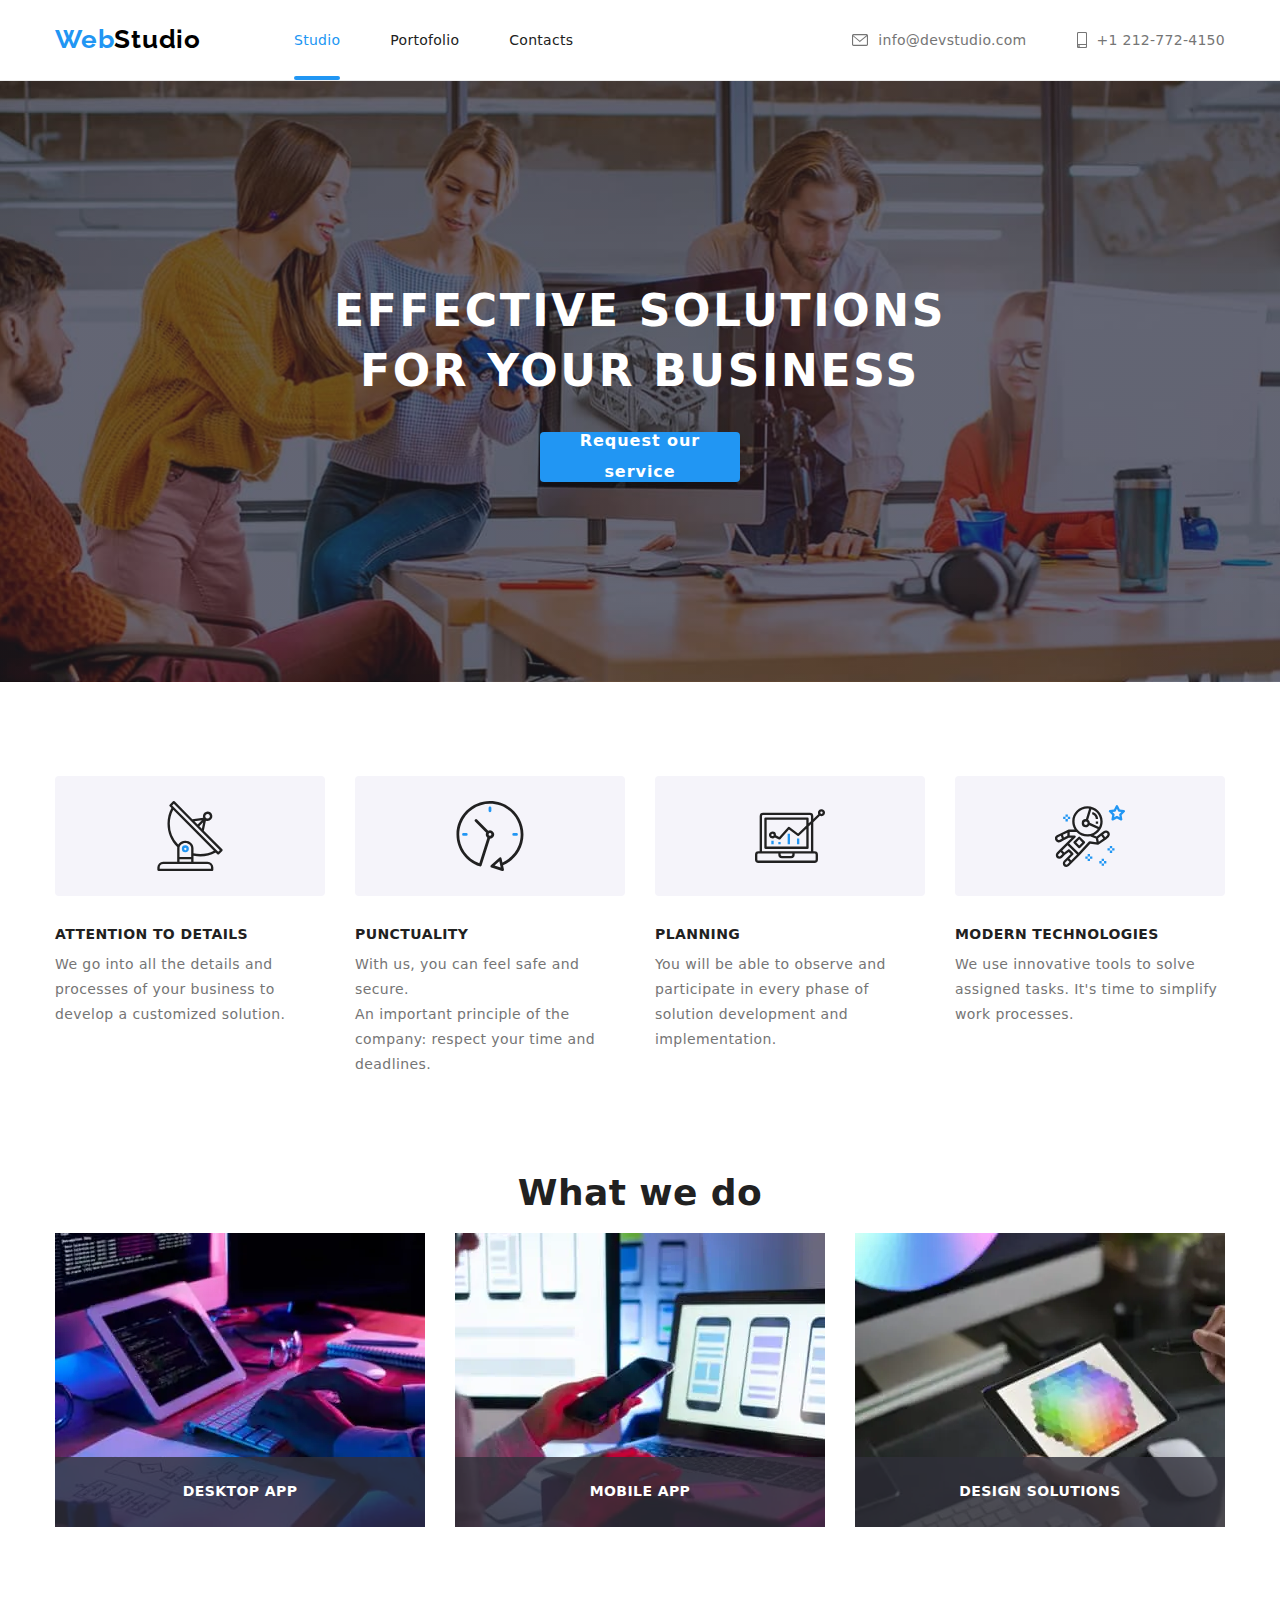
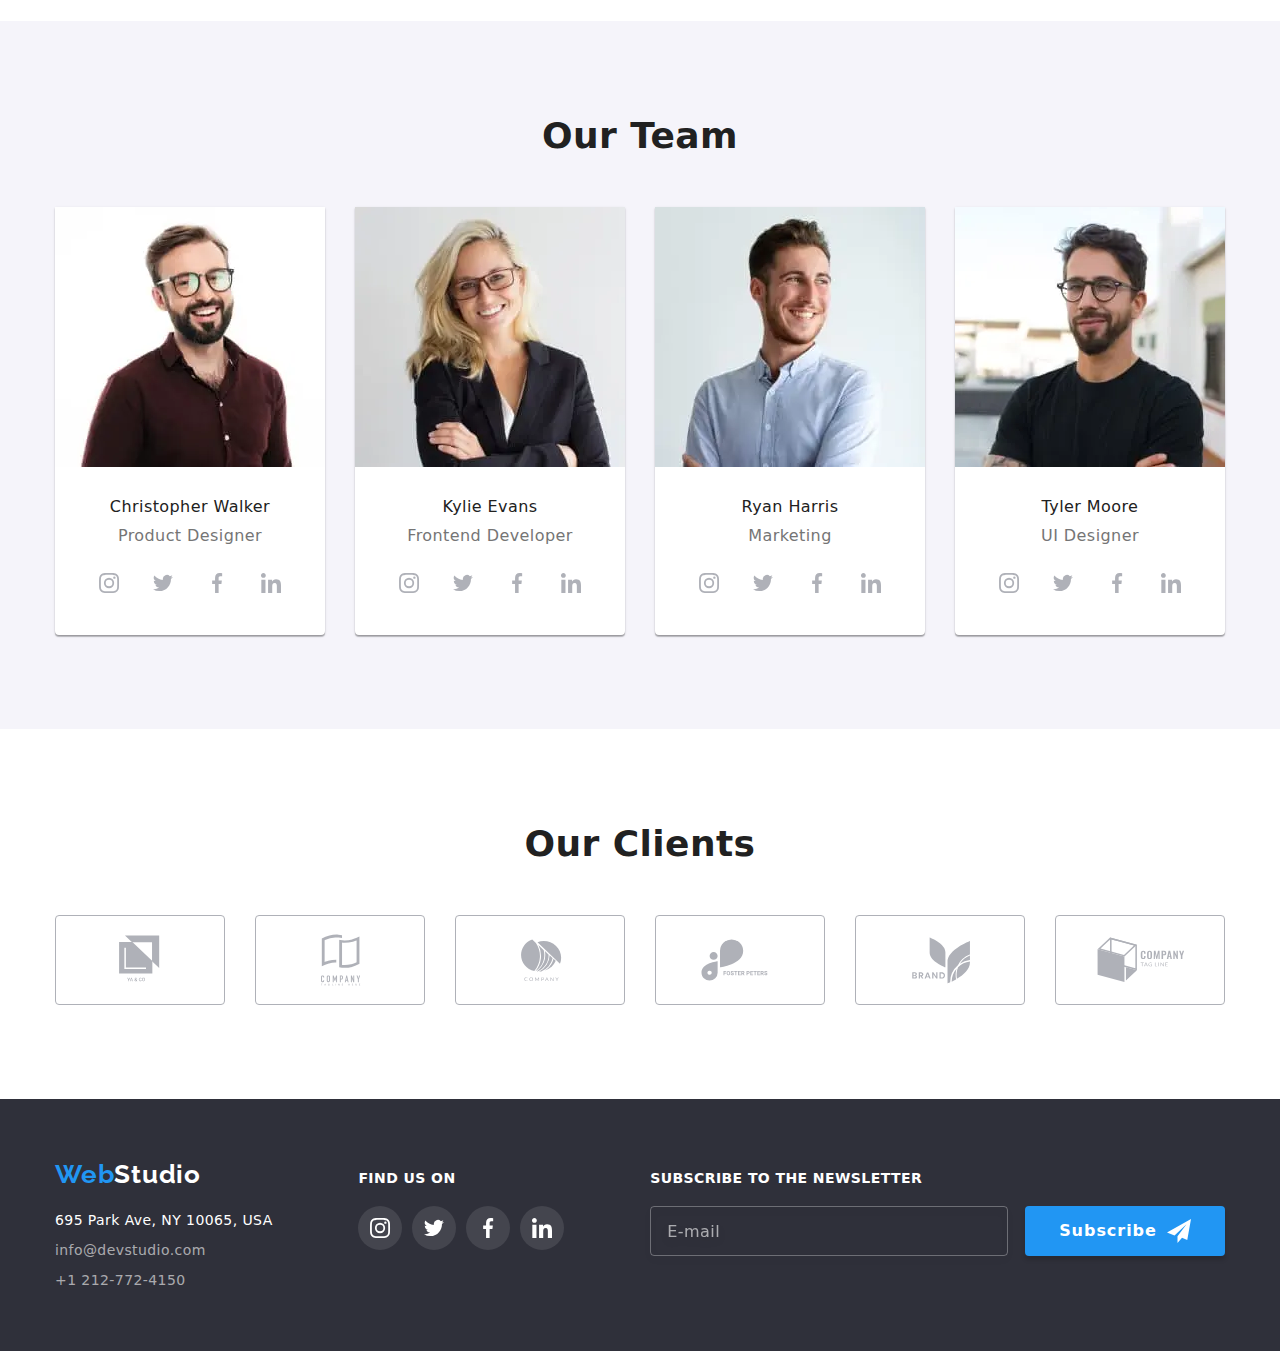
<file: index.html>
<!DOCTYPE html>
<html lang="en">
<head>
<meta charset="UTF-8" />
    <meta name="viewport" content="width=device-width, initial-scale=1.0">
    <title>WebStudio</title>
    <link rel="stylesheet" href="./css/main.min.css">
    <link rel="preconnect" href="https://fonts.googleapis.com">
    <link rel="preconnect" href="https://fonts.gstatic.com" crossorigin>
    <link href="https://fonts.googleapis.com/css2?family=Raleway:wght@700&family=Roboto:wght@400;500;700;900&display=swap" rel="stylesheet">
    <link rel="stylesheet" href="https://cdnjs.cloudflare.com/ajax/libs/modern-normalize/1.0.0/modern-normalize.min.css">
    <link rel="icon" href="./images/icons/favicon.ico">
</head>
<body data-body>

<!--header-->
  <header>
    <div class="container">
      <!--navigation-->
      <nav class="navigation">
        <a class="logo" href="index.html" lang="en">Web<span class="logo-studio-black">Studio</span></a>
        <ul class="navigation-list">
          <li>
            <a class="navigation-list__link current" href="./index.html">Studio</a>
          </li>
          <li>
            <a class="navigation-list__link" href="./portofolio.html">Portofolio</a>
          </li>
          <li>
            <a class="navigation-list__link" href="./contacts">Contacts</a>
          </li>
        </ul>
      </nav>
      <!--header contacts-->
      <ul class="header-contacts-list ">
        <li>
          <a class="header-contacts-list__link header-contacts-list__email" href="mailto:info@devstudio.com">
            <svg class="header-contacts-list__icon" width="16" height="12">
              <use href="./images/icons/icons.svg#icon-mail"></use>
            </svg>
            info@devstudio.com
          </a>
        </li>
        <li>
          <a class="header-contacts-list__link header-contacts-list__phone" href="tel:+12127724150">
            <svg class="header-contacts-list__icon" width="10" height="16">
              <use href="./images/icons/icons.svg#icon-phone"></use>
            </svg>
            +1 212-772-4150
          </a>
        </li>
      </ul>
      <!--mobile-menu-btn-->
      <button type="button" class="mobile-menu-button" aria-controls="mobile-menu" aria-expanded="false" data-menu-button>
        <svg class="mobile-menu-button-icon" width="40" height="40" aria-label="mobile-menu-interaction">
          <use class="mobile-menu__icon-burger" href="./images/icons/icons.svg#burger-btn"></use>
          <use class="mobile-menu__icon-close" href="./images/icons/icons.svg#close-btn"></use>
        </svg>
      </button>     
    </div>
  </header>

  <main>

<!--hero-->
    <section class="hero">
        <div class="hero__container container">
          <h1 class="hero__title">EFFECTIVE SOLUTIONS FOR YOUR BUSINESS</h1>
          <button class="action-button" data-modal-open type="button">Request our service</button>
        </div>
    </section>

<!--features-->
    <section class="features section">
      <div class="features-container container">
        <h2 class="section-title hidden-element">About us</h2>
        <ul class="features-list gallery">
            <li class="features-list__item">
                <div class="features-list__icon">
                  <svg class="features__icon" width="70" height="70">
                    <use href="./images/icons/features.svg#antenna"></use>
                  </svg>
                </div>
                <h3 class="features-title">ATTENTION TO DETAILS</h3>
                <p class="features-text">We go into all the details and processes of your business to develop a customized solution.</p>
            </li>
            <li class="features-list__item">
                <div class="features-list__icon">
                  <svg class="features__icon" width="70" height="70">
                    <use href="./images/icons/features.svg#clock"></use>
                  </svg>
                </div>
                <h3 class="features-title">PUNCTUALITY</h3>
                <p class="features-text">With us, you can feel safe and secure. </br>An important principle of the company: respect your time and deadlines.</p>
            </li>
            <li class="features-list__item">
                <div class="features-list__icon">
                  <svg class="features__icon" width="70" height="70">
                    <use href="./images/icons/features.svg#diagram"></use>
                  </svg>
                </div>
                <h3 class="features-title">PLANNING</h3>
                <p class="features-text">You will be able to observe and participate in every phase of solution development and implementation.</p>
            </li>
            <li class="features-list__item">
                <div class="features-list__icon">
                  <svg class="features__icon" width="70" height="70">
                    <use href="./images/icons/features.svg#astronaut"></use>
                  </svg>
                </div>
                <h3 class="features-title">MODERN TECHNOLOGIES</h3>
                <p class="features-text">We use innovative tools to solve assigned tasks. It's time to simplify work processes.</p>
            </li>
        </ul>
      </div>
    </section>

<!--specification-->
    <section class="specification section">
      <div class="specification-container container">
        <h2 class="section-title">What we do</h2>
         <ul class="specification-list gallery">
          <li class="specification-list__item">
            <picture>
              <source srcset="./images/desktop/main/specification/1x/workdesk1_desktop@1x.webp 1x, ./images/desktop/main/specification/2x/workdesk1_desktop@2x.webp 2x" media="(min-width: 1200px)"
                type="image/webp">
              <source srcset="./images/desktop/main/specification/1x/workdesk1_desktop@1x.jpg 1x, ./images/desktop/main/specification/2x/workdesk1_desktop@2x.jpg 2x" media="(min-width: 1200px)">
              <img src="./images/desktop/main/specification/1x/workdesk1_desktop@1x.jpg" alt="office image">
            </picture>
            <p class="specification__description">desktop app</p>
          </li>
          <li class="specification-list__item">
            <picture>
              <source srcset="./images/desktop/main/specification/1x/workdesk2_desktop@1x.webp 1x, ./images/desktop/main/specification/2x/workdesk2_desktop@2x.webp 2x" media="(min-width: 1200px)"
                type="image/webp">
              <source srcset="./images/desktop/main/specification/1x/workdesk2_desktop@1x.jpg 1x, ./images/desktop/main/specification/2x/workdesk2_desktop@2x.jpg 2x" media="(min-width: 1200px)">
              <img src="./images/desktop/main/specification/1x/workdesk1_desktop@1x.jpg" alt="office image">
            </picture>
            <p class="specification__description">mobile app</p>
            </li>          
          <li class="specification-list__item">
            <picture>
              <source srcset="./images/desktop/main/specification/1x/workdesk3_desktop@1x.webp 1x, ./images/desktop/main/specification/2x/workdesk3_desktop@2x.webp 2x" media="(min-width: 1200px)"
                type="image/webp">
              <source srcset="./images/desktop/main/specification/1x/workdesk3_desktop@1x.jpg 1x, ./images/desktop/main/specification/2x/workdesk3_desktop@2x.jpg 2x" media="(min-width: 1200px)">
              <img src="./images/desktop/main/specification/1x/workdesk1_desktop@1x.jpg" alt="office image">
            </picture>
            <p class="specification__description">design solutions</p>
          </li>
        </ul>
      </div>
    </section>

<!--team-->
    <section class="team section">
      <div class="team-container container">
        <h2 class="section-title">Our Team</h2>
        <ul class="team-list gallery">
           <li class="team-list__item">             
            <picture>
              <source srcset="./images/desktop/main/team/1x/cwalker_desktop@1x.webp 1x, ./images/desktop/main/team/2x/cwalker_desktop@2x.webp 2x" media="(min-width: 1200px)"
                type="image/webp">
              <source srcset="./images/desktop/main/team/1x/cwalker_desktop@1x.jpg 1x, ./images/desktop/main/team/2x/cwalker_desktop@2x.jpg 2x" media="(min-width: 1200px)">
              <source srcset="./images/tablet/main/team/1x/cwalker_tablet@1x.webp 1x, ./images/tablet/main/team/2x/cwalker_tablet@2x.webp 2x" media="(min-width: 768px)"
                type="image/webp">
              <source srcset="./images/tablet/main/team/1x/cwalker_tablet@1x.jpg 1x, ./images/tablet/main/team/2x/cwalker_tablet@2x.jpg 2x" media="(min-width: 768px)">
              <source srcset="./images/smartphone/main/team/1x/cwalker_smartphone@1x.webp 1x, ./images/smartphone/main/team/2x/cwalker_smartphone@2x.webp 2x" media="(min-width: 480px)"
                type="image/webp">
              <source srcset="./images/smartphone/main/team/1x/cwalker_smartphone@1x.jpg 1x, ./images/smartphone/main/team/2x/cwalker_smartphone@2x.jpg 2x" media="(min-width: 480px)">
              <img src="./images/smartphone/main/team/2x/cwalker_smartphone@2x.jpg" alt="Christopher Walker">
            </picture>
            <div class="team-list__content">
            <h3 class="team-list__title">Christopher Walker</h3>
              <p class="team-list__text">Product Designer</p>
              <ul class="socialmedia-list  team__socialmedia-list ">
                <li class="socialmedia-list__item">
                  <a class="socialmedia-list__link" href="">
                    <svg class="socialmedia-list__icon" width="20" height="20">
                      <use href="./images/icons/socialmedia.svg#instagram"></use>
                    </svg>
                  </a>
                </li>
                <li class="socialmedia-list__item">
                  <a class="socialmedia-list__link" href="">
                    <svg class="socialmedia-list__icon" width="20" height="20">
                      <use href="./images/icons/socialmedia.svg#twitter"></use>
                    </svg>
                  </a>
                </li>
                <li class="socialmedia-list__item">
                  <a class="socialmedia-list__link" href="">
                    <svg class="socialmedia-list__icon" width="20" height="20">
                      <use href="./images/icons/socialmedia.svg#facebook"></use>
                    </svg>
                  </a>
                </li>
                <li class="socialmedia-list__item">
                  <a class="socialmedia-list__link" href="">
                    <svg class="socialmedia-list__icon" width="20" height="20">
                      <use href="./images/icons/socialmedia.svg#linkedin"></use>
                    </svg>
                  </a>
                </li>
              </ul>
            </div>
          </li>
          <li class="team-list__item">
            <picture>
              <source srcset="./images/desktop/main/team/1x/kevans_desktop@1x.webp 1x, ./images/desktop/main/team/2x/kevans_desktop@2x.webp 2x" media="(min-width: 1200px)"
                type="image/webp">
              <source srcset="./images/desktop/main/team/1x/kevans_desktop@1x.jpg 1x, ./images/desktop/main/team/2x/kevans_desktop@2x.jpg 2x" media="(min-width: 1200px)">
              <source srcset="./images/tablet/main/team/1x/kevans_tablet@1x.webp 1x, ./images/tablet/main/team/2x/kevans_tablet@2x.webp 2x" media="(min-width: 768px)"
                type="image/webp">
              <source srcset="./images/tablet/main/team/1x/kevans_tablet@1x.jpg 1x, ./images/tablet/main/team/2x/kevans_tablet@2x.jpg 2x" media="(min-width: 768px)">
              <source srcset="./images/smartphone/main/team/1x/kevans_smartphone@1x.webp 1x, ./images/smartphone/main/team/2x/kevans_smartphone@2x.webp 2x" media="(min-width: 480px)"
                type="image/webp">
              <source srcset="./images/smartphone/main/team/1x/kevans_smartphone@1x.jpg 1x, ./images/smartphone/main/team/2x/kevans_smartphone@2x.jpg 2x" media="(min-width: 480px)">
              <img src="./images/smartphone/main/team/2x/kevans_smartphone@2x.jpg" alt="Kylie Evans">
            </picture>
            <div class="team-list__content">
            <h3 class="team-list__title">Kylie Evans</h3>
              <p class="team-list__text">Frontend Developer</p>
             <ul class="socialmedia-list  team__socialmedia-list ">
                <li class="socialmedia-list__item">
                  <a class="socialmedia-list__link" href="">
                    <svg class="socialmedia-list__icon" width="20" height="20">
                      <use href="./images/icons/socialmedia.svg#instagram"></use>
                    </svg>
                  </a>
                </li>
                <li class="socialmedia-list__item">
                  <a class="socialmedia-list__link" href="">
                    <svg class="socialmedia-list__icon" width="20" height="20">
                      <use href="./images/icons/socialmedia.svg#twitter"></use>
                    </svg>
                  </a>
                </li>
                <li class="socialmedia-list__item">
                  <a class="socialmedia-list__link" href="">
                    <svg class="socialmedia-list__icon" width="20" height="20">
                      <use href="./images/icons/socialmedia.svg#facebook"></use>
                    </svg>
                  </a>
                </li>
                <li class="socialmedia-list__item">
                  <a class="socialmedia-list__link" href="">
                    <svg class="socialmedia-list__icon" width="20" height="20">
                      <use href="./images/icons/socialmedia.svg#linkedin"></use>
                    </svg>
                  </a>
                </li>
              </ul>
            </div>
          </li>
          <li class="team-list__item">
            <picture>
              <source srcset="./images/desktop/main/team/1x/rharris_desktop@1x.webp 1x, ./images/desktop/main/team/2x/rharris_desktop@2x.webp 2x" media="(min-width: 1200px)"
              type="image/webp">
              <source srcset="./images/desktop/main/team/1x/rharris_desktop@1x.jpg 1x, ./images/desktop/main/team/2x/rharris_desktop@2x.jpg 2x" media="(min-width: 1200px)">
              <source srcset="./images/tablet/main/team/1x/rharris_tablet@1x.webp 1x, ./images/tablet/main/team/2x/rharris_tablet@2x.webp 2x" media="(min-width: 768px)"
              type="image/webp">
              <source srcset="./images/tablet/main/team/1x/rharris_tablet@1x.jpg 1x, ./images/tablet/main/team/2x/rharris_tablet@2x.jpg 2x" media="(min-width: 768px)">
              <source srcset="./images/smartphone/main/team/1x/rharris_smartphone@1x.webp 1x, ./images/smartphone/main/team/2x/rharris_smartphone@2x.webp 2x" media="(min-width: 480px)"
              type="image/webp">
              <source srcset="./images/smartphone/main/team/1x/rharris_smartphone@1x.jpg 1x, ./images/smartphone/main/team/2x/rharris_smartphone@2x.jpg 2x" media="(min-width: 480px)">
              <img src="./images/smartphone/main/team/2x/rharris_smartphone@2x.jpg" alt="Ryan Harris">
            </picture>
            <div class="team-list__content">
              <h3 class="team-list__title">Ryan Harris</h3>
              <p class="team-list__text">Marketing</p>
              <ul class="socialmedia-list  team__socialmedia-list ">
                <li class="socialmedia-list__item">
                  <a class="socialmedia-list__link" href="">
                    <svg class="socialmedia-list__icon" width="20" height="20">
                      <use href="./images/icons/socialmedia.svg#instagram"></use>
                    </svg>
                  </a>
                </li>
                <li class="socialmedia-list__item">
                  <a class="socialmedia-list__link" href="">
                    <svg class="socialmedia-list__icon" width="20" height="20">
                      <use href="./images/icons/socialmedia.svg#twitter"></use>
                    </svg>
                  </a>
                </li>
                <li class="socialmedia-list__item">
                  <a class="socialmedia-list__link" href="">
                    <svg class="socialmedia-list__icon" width="20" height="20">
                      <use href="./images/icons/socialmedia.svg#facebook"></use>
                    </svg>
                  </a>
                </li>
                <li class="socialmedia-list__item">
                  <a class="socialmedia-list__link" href="">
                    <svg class="socialmedia-list__icon" width="20" height="20">
                      <use href="./images/icons/socialmedia.svg#linkedin"></use>
                    </svg>
                  </a>
                </li>
              </ul>
            </div>
          </li>
          <li class="team-list__item">
            <picture>
              <source srcset="./images/desktop/main/team/1x/tmoore_desktop@1x.webp 1x, ./images/desktop/main/team/2x/tmoore_desktop@2x.webp 2x" media="(min-width: 1200px)"
                type="image/webp">
              <source srcset="./images/desktop/main/team/1x/tmoore_desktop@1x.jpg 1x, ./images/desktop/main/team/2x/tmoore_desktop@2x.jpg 2x" media="(min-width: 1200px)">
              <source srcset="./images/tablet/main/team/1x/tmoore_tablet@1x.webp 1x, ./images/tablet/main/team/2x/tmoore_tablet@2x.webp 2x" media="(min-width: 768px)"
                type="image/webp">
              <source srcset="./images/tablet/main/team/1x/tmoore_tablet@1x.jpg 1x, ./images/tablet/main/team/2x/tmoore_tablet@2x.jpg 2x" media="(min-width: 768px)">
              <source srcset="./images/smartphone/main/team/1x/tmoore_smartphone@1x.webp 1x, ./images/smartphone/main/team/2x/tmoore_smartphone@2x.webp 2x" media="(min-width: 480px)"
                type="image/webp">
              <source srcset="./images/smartphone/main/team/1x/tmoore_smartphone@1x.jpg 1x, ./images/smartphone/main/team/2x/tmoore_smartphone@2x.jpg 2x" media="(min-width: 480px)">
              <img src="./images/smartphone/main/team/2x/tmoore_smartphone@2x.jpg" alt="Tyler Moore">
            </picture>
            <div class="team-list__content">
            <h3 class="team-list__title">Tyler Moore</h3>
              <p class="team-list__text">UI Designer</p>
              <ul class="socialmedia-list  team__socialmedia-list ">
                <li class="socialmedia-list__item">
                  <a class="socialmedia-list__link" href="">
                    <svg class="socialmedia-list__icon" width="20" height="20">
                      <use href="./images/icons/socialmedia.svg#instagram"></use>
                    </svg>
                  </a>
                </li>
                <li class="socialmedia-list__item">
                  <a class="socialmedia-list__link" href="">
                    <svg class="socialmedia-list__icon" width="20" height="20">
                      <use href="./images/icons/socialmedia.svg#twitter"></use>
                    </svg>
                  </a>
                </li>
                <li class="socialmedia-list__item">
                  <a class="socialmedia-list__link" href="">
                    <svg class="socialmedia-list__icon" width="20" height="20">
                      <use href="./images/icons/socialmedia.svg#facebook"></use>
                    </svg>
                  </a>
                </li>
                <li class="socialmedia-list__item">
                  <a class="socialmedia-list__link" href="">
                    <svg class="socialmedia-list__icon" width="20" height="20">
                      <use href="./images/icons/socialmedia.svg#linkedin"></use>
                    </svg>
                  </a>
                </li>
              </ul>
            </div>
          </li>
        </ul>
      </div>
    </section>

<!--clients-->
    <section class="clients section">
      <div class="clients-container container">
        <h2 class="section-title">Our Clients</h2>
        <ul class="clients-list gallery">
            <li class="clients-list__item">
              <a class="clients__link" href="">
                 <svg class="clients__icon" Width="44.27" height="49.23px">
                    <use href="./images/icons/clients.svg#client-1"></use>
                  </svg>
              </a>
            </li>
            <li class="clients-list__item">
              <a class="clients__link" href="">
                  <svg class="clients__icon" width="40" height="52">
                    <use href="./images/icons/clients.svg#client-2"></use>
                  </svg>
              </a>
            </li>
            <li class="clients-list__item">
              <a class="clients__link" href="">
                  <svg class="clients__icon" width="79.66" height="42.02">
                    <use href="./images/icons/clients.svg#client-3"></use>
                  </svg>
              </a>
            </li>
            <li class="clients-list__item">
              <a class="clients__link" href="">
                  <svg class="clients__icon" width="59" height="47">
                    <use href="./images/icons/clients.svg#client-4"></use>
                  </svg>
              </a>
            </li>
            <li class="clients-list__item">
              <a class="clients__link" href="">
                  <svg class="clients__icon" width="88.48" height="45.44">
                    <use href="./images/icons/clients.svg#client-5"></use>
                  </svg>
              </a>
            </li>
            <li class="clients-list__item">
              <a class="clients__link" href="">
                  <svg class="clients__icon" width="41" height="42.6">
                    <use href="./images/icons/clients.svg#client-6"></use>
                  </svg>
              </a>
            </li>
        </ul>
      </div>
    </section>

      </main>
  
<!--footer-->
  <footer class="footer">
    <div class="container">
      <div class="contacts-info">
      <a class="logo" href="index.html" lang="en">Web<span class="logo-studio-white">Studio</span></a>
      <ul class="contacts-list"  id="contacts">
        <li>
          <address>695 Park Ave, NY 10065, USA</address>
        </li>
        <li>
          <a class="contact-link" href="mailto:info@devstudio.com">info@devstudio.com</a>
        </li>
        <li>
          <a class="contact-link" href="tel:+12127724150">+1 212-772-4150</a>
        </li>
      </ul>
      </div>
      <div class="contacts-socialmedia">
        <p class="footer-title">FIND US ON</p>
        <ul class="socialmedia-list">
        <li class="socialmedia-list__item">
            <a class="socialmedia-list__link socialmedia-list__link--dark-bg" href="">
              <svg class="socialmedia-list__icon" width="20" height="20">
                <use href="./images/icons/socialmedia.svg#instagram"></use>
              </svg>
            </a>
          </li>
          <li class="socialmedia-list__item">
            <a class="socialmedia-list__link socialmedia-list__link--dark-bg" href="">
              <svg class="socialmedia-list__icon" width="20" height="20">
                <use href="./images/icons/socialmedia.svg#twitter"></use>
              </svg>
            </a>
          </li>
          <li class="socialmedia-list__item">
            <a class="socialmedia-list__link socialmedia-list__link--dark-bg" href="">
              <svg class="socialmedia-list__icon" width="20" height="20">
                <use href="./images/icons/socialmedia.svg#facebook"></use>
              </svg>
            </a>
          </li>
          <li class="socialmedia-list__item">
            <a class="socialmedia-list__link socialmedia-list__link--dark-bg" href="">
              <svg class="socialmedia-list__icon" width="20" height="20">
                <use href="./images/icons/socialmedia.svg#linkedin"></use>
              </svg>
            </a>
          </li>
        </ul>
      </div>
      <div class="followUs">
        <form action="#" class="followUs-form">
          <p class="footer-title">Subscribe to the newsletter</p>
          <input type="email" class="followUs-form__input" name="user-mail" placeholder="E-mail">
          <button type="submit" class="action-button">
            Subscribe
              <svg class="followUs-form__icon" width="24" height="24">
                <use href="./images/icons/icons.svg#send-btn"></use>
              </svg>
          </button>
        </form>
      </div>
    </div>
  </footer>
<!--modal -->
    <div class="backdrop is-hidden" data-modal>
      <div class="modal">

        <button class="modal-close-btn" data-modal-close>
          <svg class="close-icon" width="30" height="30">
            <use href="./images/icons/icons.svg#close-btn"></use>
          </svg>
        </button>

        <form class="submit">

          <p class="submit__title">Leave your information and we'll call you back</p>

          <div class="submit">
            <label class="submit__lbl " for="username"> Name </label>
            <div class="submit__input-wrapper">
              <input class="submit__input submit--decoration" type="text" name="username" id="username" />
              <svg class="submit__icon" width="18" height="18">
                <use href="./images/icons/icons.svg#person-form"></use>
              </svg>
            </div>
          </div>

          <div class="submit">
            <label class="submit__lbl" for="tel"> Telephone </label>
            <div class="submit__input-wrapper">
              <input class="submit__input submit--decoration" type="tel" name="tel" id="tel" />
              <svg class="submit__icon" width="18" height="18">
                <use href="./images/icons/icons.svg#phone-form"></use>
              </svg>
            </div>
          </div>

          <div class="submit">
            <label class="submit__lbl" for="email"> E-mail </label>
            <div class="submit__input-wrapper">
              <input class="submit__input submit--decoration" type="email" name="email" id="email" />
              <svg class="submit__icon" width="18" height="18">
                <use href="./images/icons/icons.svg#email-form"></use>
              </svg>
            </div>
          </div>

          <div class="submit">
            <label class="submit__lbl" for="comment"> Comments </label>
            <textarea class="submit__textarea submit--decoration" name="comment" id="comment" placeholder="Enter Text"></textarea>
          </div>
          <div class="subscription">
          <label class="subscription__label" for="agreement">
            <input class="subscription-input hidden-element" type="checkbox" name="agreement" id="agreement" value="approved" />
            <svg class="subscription__icon" width="16" height="15">
              <use href="./images/icons/icons.svg#check"></use>
            </svg>
            <span>I agree with the letter and accept the</span>
          </label>
            <a class="subscription__link" href="">Terms and Conditions</a>
          </div>

          <button class="modal-submit-btn action-button" name="modal-submit-btn" type="submit">Send</button>

        </form>
      </div>
    </div>
    <!--mobile-menu-->
    
      <!--mobile-menu-content-->
      <div class="mobile-menu" id="mobile-menu" data-menu>

        <div class="mobile-menu__frame">
        <ul class="mobile-menu-navigation">
          <li class="mobile-menu-navigation__item">
            <a href="./index.html" class="link mobile-menu-navigation__link current">Studio</a>
          </li>
          <li class="mobile-menu-navigation__item">
            <a href="./portfolio.html" class="link mobile-menu-navigation__link">Portofolio</a>
          </li>
          <li class="mobile-menu-navigation__item">
            <a href="" class="link mobile-menu-navigation__link">Contacts</a>
          </li>
        </ul>
      
        <ul class="mobile-menu-contacts">
          <li class="mobile-menu-contacts__item">
            <a class="link mobile-menu-contacts__link mobile-menu-contacts__link--decoration" href="tel:+12127724150">
              +1 212-772-4150
            </a>
          </li>
          <li class="mobile-menu-contacts__item">
            <a class="link mobile-menu-contacts__link" href="mailto:info@example.com">
              info@example.com</a>
          </li>
        </ul>
      
        <ul class="mobile-menu-socialmedia">
          <li class="mobile-menu-socialmedia__item"><a class="mobile-menu-socialmedia__link"
              href="https://www.instagram.com/">Instagram</a></li>
          <li class="mobile-menu-socialmedia__item"><a class="mobile-menu-socialmedia__link"
              href="https://twitter.com/">Twitter</a></li>
          <li class="mobile-menu-socialmedia__item"><a class="mobile-menu-socialmedia__link"
              href="https://www.facebook.com/">Facebook</a></li>
          <li class="mobile-menu-socialmedia__item"><a class="mobile-menu-socialmedia__link"
              href="https://www.linkedin.com/">Linkedin</a></li>
        </ul>
      </div>
     </div>

    <script src="./js/mobile-menu.js"></script>
    <script src="./js/modal.js"></script>

</body>
</html>
</file>
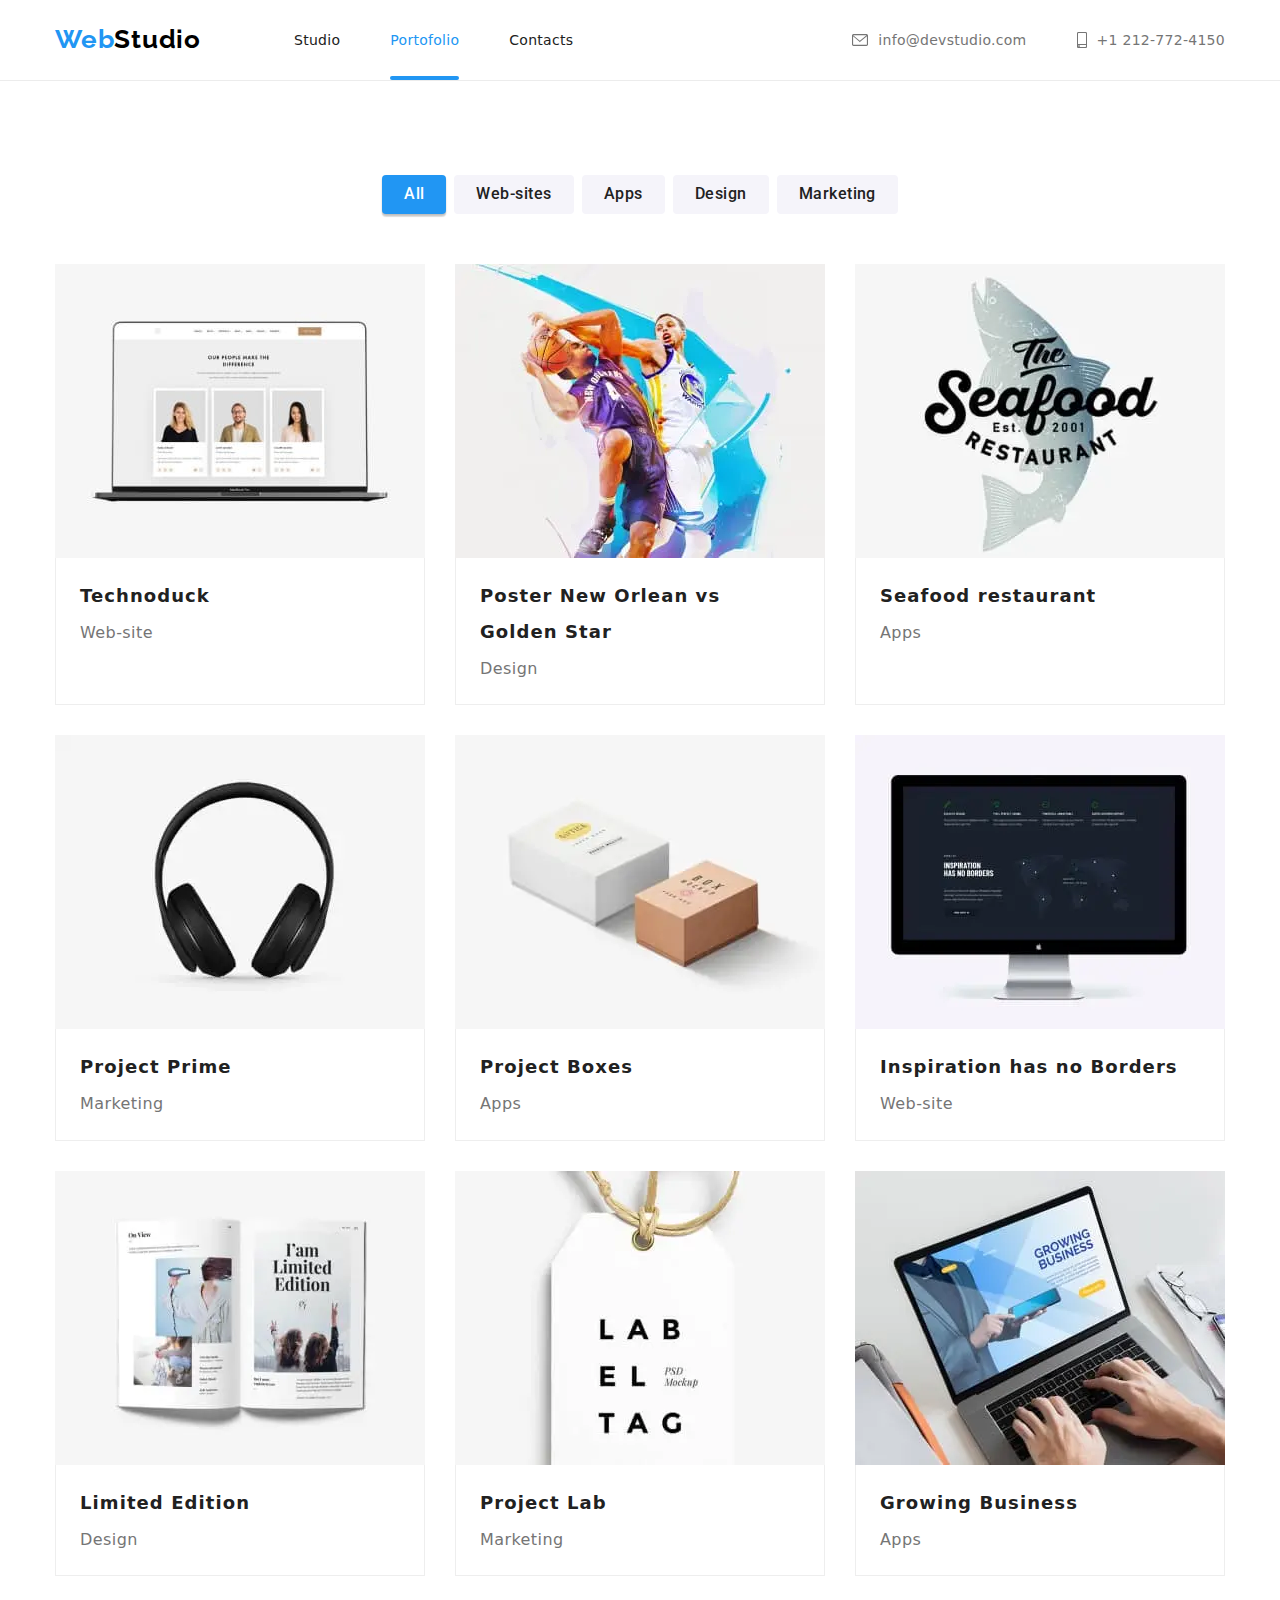
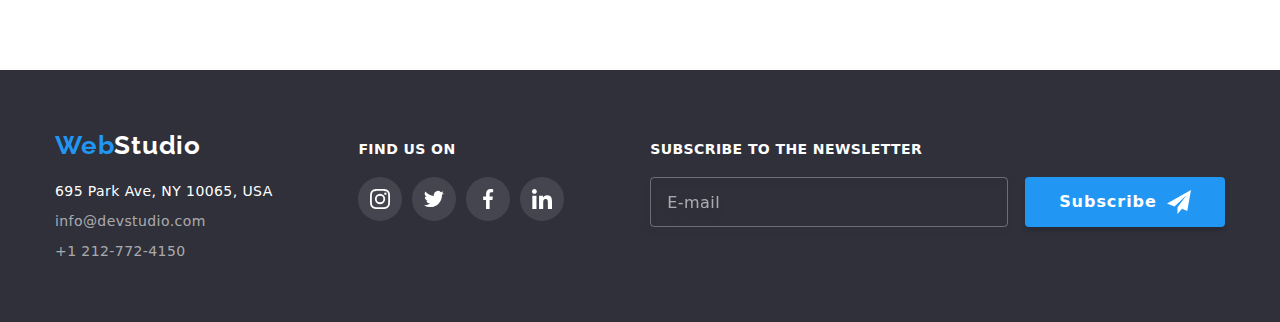
<file: portofolio.html>
<!DOCTYPE html>
<html lang="en">
  <head>
    <meta charset="UTF-8" />
    <meta name="viewport" content="width=device-width, initial-scale=1.0" />
    <title>WebStudio</title>
    <link rel="stylesheet" href="./css/main.min.css" />
    <link rel="preconnect" href="https://fonts.googleapis.com" />
    <link rel="preconnect" href="https://fonts.gstatic.com" crossorigin />
    <link
      href="https://fonts.googleapis.com/css2?family=Raleway:wght@700&family=Roboto:wght@400;500;700;900&display=swap"
      rel="stylesheet"
    />
    <link
      rel="stylesheet"
      href="https://cdnjs.cloudflare.com/ajax/libs/modern-normalize/1.0.0/modern-normalize.min.css"
    />
    <link rel="icon" href="./images/icons/favicon.ico" />
  </head>

  <body data-body>
    <!--Header-->
    <header>
      <div class="container">
        <!--navigation-->
        <nav class="navigation">
          <a class="logo" href="index.html" lang="en"
            >Web<span class="logo-studio-black">Studio</span></a
          >
          <ul class="navigation-list">
            <li>
              <a class="navigation-list__link" href="./index.html">Studio</a>
            </li>
            <li>
              <a class="navigation-list__link current" href="./portofolio.html"
                >Portofolio</a
              >
            </li>
            <li>
              <a class="navigation-list__link" href="./contacts">Contacts</a>
            </li>
          </ul>
        </nav>
        <!--header contacts-->
        <ul class="header-contacts-list">
          <li>
            <a
              class="header-contacts-list__link"
              href="mailto:info@devstudio.com"
            >
              <svg class="header-contacts-list__icon" width="16" height="12">
                <use href="./images/icons/icons.svg#icon-mail"></use>
              </svg>
              info@devstudio.com
            </a>
          </li>
          <li>
            <a class="header-contacts-list__link" href="tel:+12127724150">
              <svg class="header-contacts-list__icon" width="10" height="16">
                <use href="./images/icons/icons.svg#icon-phone"></use>
              </svg>
              +1 212-772-4150
            </a>
          </li>
        </ul>
        <!--mobile-menu-btn-->
        <button
          type="button"
          class="mobile-menu-button"
          aria-controls="mobile-menu"
          aria-expanded="false"
          data-menu-button
        >
          <svg
            class="mobile-menu-button-icon"
            width="40"
            height="40"
            aria-label="mobile-menu-interaction"
          >
            <use
              class="mobile-menu__icon-burger"
              href="./images/icons/icons.svg#burger-btn"
            ></use>
            <use
              class="mobile-menu__icon-close"
              href="./images/icons/icons.svg#close-btn"
            ></use>
          </svg>
        </button>
      </div>
    </header>

    <main>
      <!--gallery-->
      <section class="section">
        <div class="example container">
          <h1 class="hidden-element">Our job</h1>
          <ul class="filter">
            <li><button class="filter__btn current">All</button></li>
            <li><button class="filter__btn">Web-sites</button></li>
            <li><button class="filter__btn">Apps</button></li>
            <li><button class="filter__btn">Design</button></li>
            <li><button class="filter__btn">Marketing</button></li>
          </ul>

          <ul class="example-list gallery">
            <li class="example-list__item">
              <a class="example__link" href="#">
                <div class="example__overlay-box">
                  <picture>
                    <source
                      srcset="
                        ./images/desktop/portfolio/1x/technoduck.jpeg 1x,
                        ./images/desktop/portfolio/1x/technoduck.webp 2x
                      "
                      media="(min-width 1200px)"
                    />
                    <source
                      srcset="
                        ./images/desktop/portfolio/1x/technoduck.jpg    1x,
                        ./images/desktop/portfolio/2x/technoduck@2x.jpg 2x
                      "
                      media="(min-width: 1200px)"
                    />
                    <source
                      srcset="
                        ./images/tablet/portfolio/1x/technoduck.webp    1x,
                        ./images/tablet/portfolio/2x/technoduck@2x.webp 2x
                      "
                      media="(min-width: 768px)"
                      type="image/webp"
                    />
                    <source
                      srcset="
                        ./images/tablet/portfolio/1x/technoduck.jpg    1x,
                        ./images/tablet/portfolio/2x/technoduck@2x.jpg 2x
                      "
                      media="(min-width: 768px)"
                    />
                    <source
                      srcset="
                        ./images/smartphone/portfolio/1x/technoduck.webp    1x,
                        ./images/smartphone/portfolio/2x/technoduck@2x.webp 2x
                      "
                      media="(min-width: 480px)"
                      type="image/webp"
                    />
                    <source
                      srcset="
                        ./images/smartphone/portfolio/1x/technoduck.jpg    1x,
                        ./images/smartphone/portfolio/2x/technoduck@2x.jpg 2x
                      "
                      media="(min-width: 480px)"
                    />
                    <img
                      class="exampe__img"
                      src="./images/smartphone/portfolio/2x/technoduck@2x.jpg"
                      alt="image sample"
                    />
                  </picture>
                  <p class="example__overlay-text">
                    Technoduck is a state-of-the-art coronavirus distribution
                    platform. Companies use this platform for digital espionage
                    and attacks on competitors' secure servers.
                  </p>
                </div>
                <div class="example__content">
                  <h3 class="example__name">Technoduck</h3>
                  <p class="example__text">Web-site</p>
                </div>
              </a>
            </li>
            <li class="example-list__item">
              <a class="example__link" href="#">
                <div class="example__overlay-box">
                  <picture>
                    <source
                      srcset="
                        ./images/desktop/portfolio/1x/allstars.webp    1x,
                        ./images/desktop/portfolio/2x/allstars@2x.webp 2x
                      "
                      media="(min-width: 1200px)"
                      type="image/webp"
                    />
                    <source
                      srcset="
                        ./images/desktop/portfolio/1x/allstars.jpg    1x,
                        ./images/desktop/portfolio/2x/allstars@2x.jpg 2x
                      "
                      media="(min-width: 1200px)"
                    />
                    <source
                      srcset="
                        ./images/tablet/portfolio/1x/allstars.webp    1x,
                        ./images/tablet/portfolio/2x/allstars@2x.webp 2x
                      "
                      media="(min-width: 768px)"
                      type="image/webp"
                    />
                    <source
                      srcset="
                        ./images/tablet/portfolio/1x/allstars.jpg    1x,
                        ./images/tablet/portfolio/2x/allstars@2x.jpg 2x
                      "
                      media="(min-width: 768px)"
                    />
                    <source
                      srcset="
                        ./images/smartphone/portfolio/1x/allstars.webp    1x,
                        ./images/smartphone/portfolio/2x/allstars@2x.webp 2x
                      "
                      media="(min-width: 480px)"
                      type="image/webp"
                    />
                    <source
                      srcset="
                        ./images/smartphone/portfolio/1x/allstars.jpg    1x,
                        ./images/smartphone/portfolio/2x/allstars@2x.jpg 2x
                      "
                      media="(min-width: 480px)"
                    />
                    <img
                      class="exampe__img"
                      src="../images/smartphone/portfolio/2x/allstars@2x.jpg "
                      alt="image sample"
                    />
                  </picture>
                  <p class="example__overlay-text">
                    Technoduck is a state-of-the-art coronavirus distribution
                    platform. Companies use this platform for digital espionage
                    and attacks on competitors' secure servers.
                  </p>
                </div>
                <div class="example__content">
                  <h3 class="example__name">
                    Poster New Orlean vs Golden Star
                  </h3>
                  <p class="example__text">Design</p>
                </div>
              </a>
            </li>
            <li class="example-list__item">
              <a class="example__link" href="#">
                <div class="example__overlay-box">
                  <picture>
                    <source
                      srcset="
                        ./images/desktop/portfolio/1x/restaurants.webp    1x,
                        ./images/desktop/portfolio/2x/restaurants@2x.webp 2x
                      "
                      media="(min-width: 1200px)"
                      type="image/webp"
                    />
                    <source
                      srcset="
                        ./images/desktop/portfolio/1x/restaurants.jpg    1x,
                        ./images/desktop/portfolio/2x/restaurants@2x.jpg 2x
                      "
                      media="(min-width: 1200px)"
                    />
                    <source
                      srcset="
                        ./images/tablet/portfolio/1x/restaurants.webp    1x,
                        ./images/tablet/portfolio/2x/restaurants@2x.webp 2x
                      "
                      media="(min-width: 768px)"
                      type="image/webp"
                    />
                    <source
                      srcset="
                        ./images/tablet/portfolio/1x/restaurants.jpg    1x,
                        ./images/tablet/portfolio/2x/restaurants@2x.jpg 2x
                      "
                      media="(min-width: 768px)"
                    />
                    <source
                      srcset="
                        ./images/smartphone/portfolio/1x/restaurants.webp    1x,
                        ./images/smartphone/portfolio/2x/restaurants@2x.webp 2x
                      "
                      media="(min-width: 480px)"
                      type="image/webp"
                    />
                    <source
                      srcset="
                        ./images/smartphone/portfolio/1x/restaurants.jpg    1x,
                        ./images/smartphone/portfolio/2x/restaurants@2x.jpg 2x
                      "
                      media="(min-width: 480px)"
                    />
                    <img
                      class="exampe__img"
                      src="./images/smartphone/portfolio/2x/restaurants@2x.jpg"
                      alt="image sample"
                    />
                  </picture>
                  <p class="example__overlay-text">
                    Technoduck is a state-of-the-art coronavirus distribution
                    platform. Companies use this platform for digital espionage
                    and attacks on competitors' secure servers.
                  </p>
                </div>
                <div class="example__content">
                  <h3 class="example__name">Seafood restaurant</h3>
                  <p class="example__text">Apps</p>
                </div>
              </a>
            </li>
            <li class="example-list__item">
              <a class="example__link" href="#">
                <div class="example__overlay-box">
                  <picture>
                    <source
                      srcset="
                        ./images/desktop/portfolio/1x/headphones.webp    1x,
                        ./images/desktop/portfolio/2x/headphones@2x.webp 2x
                      "
                      media="(min-width: 1200px)"
                      type="image/webp"
                    />
                    <source
                      srcset="
                        ./images/desktop/portfolio/1x/headphones.jpg    1x,
                        ./images/desktop/portfolio/2x/headphones@2x.jpg 2x
                      "
                      media="(min-width: 1200px)"
                    />
                    <source
                      srcset="
                        ./images/tablet/portfolio/1x/headphones.webp    1x,
                        ./images/tablet/portfolio/2x/headphones@2x.webp 2x
                      "
                      media="(min-width: 768px)"
                      type="image/webp"
                    />
                    <source
                      srcset="
                        ./images/tablet/portfolio/1x/headphones.jpg    1x,
                        ./images/tablet/portfolio/2x/headphones@2x.jpg 2x
                      "
                      media="(min-width: 768px)"
                    />
                    <source
                      srcset="
                        ./images/smartphone/portfolio/1x/headphones.webp    1x,
                        ./images/smartphone/portfolio/2x/headphones@2x.webp 2x
                      "
                      media="(min-width: 480px)"
                      type="image/webp"
                    />
                    <source
                      srcset="
                        ./images/smartphone/portfolio/1x/headphones.jpg    1x,
                        ./images/smartphone/portfolio/2x/headphones@2x.jpg 2x
                      "
                      media="(min-width: 480px)"
                    />
                    <img
                      class="exampe__img"
                      src="./images/smartphone/portfolio/2x/headphones@2x.jpg"
                      alt="image sample"
                    />
                  </picture>
                  <p class="example__overlay-text">
                    Technoduck is a state-of-the-art coronavirus distribution
                    platform. Companies use this platform for digital espionage
                    and attacks on competitors' secure servers.
                  </p>
                </div>
                <div class="example__content">
                  <h3 class="example__name">Project Prime</h3>
                  <p class="example__text">Marketing</p>
                </div>
              </a>
            </li>
            <li class="example-list__item">
              <a class="example__link" href="#">
                <div class="example__overlay-box">
                  <picture>
                    <source
                      srcset="
                        ./images/desktop/portfolio/1x/boxes.webp    1x,
                        ./images/desktop/portfolio/2x/boxes@2x.webp 2x
                      "
                      media="(min-width: 1200px)"
                      type="image/webp"
                    />
                    <source
                      srcset="
                        ./images/desktop/portfolio/1x/boxes.jpg    1x,
                        ./images/desktop/portfolio/2x/boxes@2x.jpg 2x
                      "
                      media="(min-width: 1200px)"
                    />
                    <source
                      srcset="
                        ./images/tablet/portfolio/1x/boxes.webp    1x,
                        ./images/tablet/portfolio/2x/boxes@2x.webp 2x
                      "
                      media="(min-width: 768px)"
                      type="image/webp"
                    />
                    <source
                      srcset="
                        ./images/tablet/portfolio/1x/boxes.jpg    1x,
                        ./images/tablet/portfolio/2x/boxes@2x.jpg 2x
                      "
                      media="(min-width: 768px)"
                    />
                    <source
                      srcset="
                        ./images/smartphone/portfolio/1x/boxes.webp    1x,
                        ./images/smartphone/portfolio/2x/boxes@2x.webp 2x
                      "
                      media="(min-width: 480px)"
                      type="image/webp"
                    />
                    <source
                      srcset="
                        ./images/smartphone/portfolio/1x/boxes.jpg    1x,
                        ./images/smartphone/portfolio/2x/boxes@2x.jpg 2x
                      "
                      media="(min-width: 480px)"
                    />
                    <img
                      class="exampe__img"
                      src="./images/smartphone/portfolio/2x/boxes@2x.jpg"
                      alt="image sample"
                    />
                  </picture>
                  <p class="example__overlay-text">
                    Technoduck is a state-of-the-art coronavirus distribution
                    platform. Companies use this platform for digital espionage
                    and attacks on competitors' secure servers.
                  </p>
                </div>
                <div class="example__content">
                  <h3 class="example__name">Project Boxes</h3>
                  <p class="example__text">Apps</p>
                </div>
              </a>
            </li>
            <li class="example-list__item">
              <a class="example__link" href="#">
                <div class="example__overlay-box">
                  <picture>
                    <source
                      srcset="
                        ./images/desktop/portfolio/1x/inspiration.webp    1x,
                        ./images/desktop/portfolio/2x/inspiration@2x.webp 2x
                      "
                      media="(min-width: 1200px)"
                      type="image/webp"
                    />
                    <source
                      srcset="
                        ./images/desktop/portfolio/1x/inspiration.jpg    1x,
                        ./images/desktop/portfolio/2x/inspiration@2x.jpg 2x
                      "
                      media="(min-width: 1200px)"
                    />
                    <source
                      srcset="
                        ./images/tablet/portfolio/1x/inspiration.webp    1x,
                        ./images/tablet/portfolio/2x/inspiration@2x.webp 2x
                      "
                      media="(min-width: 768px)"
                      type="image/webp"
                    />
                    <source
                      srcset="
                        ./images/tablet/portfolio/1x/inspiration.jpg    1x,
                        ./images/tablet/portfolio/2x/inspiration@2x.jpg 2x
                      "
                      media="(min-width: 768px)"
                    />
                    <source
                      srcset="
                        ./images/smartphone/portfolio/1x/inspiration.webp    1x,
                        ./images/smartphone/portfolio/2x/inspiration@2x.webp 2x
                      "
                      media="(min-width: 480px)"
                      type="image/webp"
                    />
                    <source
                      srcset="
                        ./images/smartphone/portfolio/1x/inspiration.jpg    1x,
                        ./images/smartphone/portfolio/2x/inspiration@2x.jpg 2x
                      "
                      media="(min-width: 480px)"
                    />
                    <img
                      class="exampe__img"
                      src="./images/smartphone/portfolio/2x/inspiration@2x.jpg"
                      alt="image sample"
                    />
                  </picture>
                  <p class="example__overlay-text">
                    Technoduck is a state-of-the-art coronavirus distribution
                    platform. Companies use this platform for digital espionage
                    and attacks on competitors' secure servers.
                  </p>
                </div>
                <div class="example__content">
                  <h3 class="example__name">Inspiration has no Borders</h3>
                  <p class="example__text">Web-site</p>
                </div>
              </a>
            </li>
            <li class="example-list__item">
              <a class="example__link" href="#">
                <div class="example__overlay-box">
                  <picture>
                    <source
                      srcset="
                        ./images/desktop/portfolio/1x/ledition.webp    1x,
                        ./images/desktop/portfolio/2x/ledition@2x.webp 2x
                      "
                      media="(min-width: 1200px)"
                      type="image/webp"
                    />
                    <source
                      srcset="
                        ./images/desktop/portfolio/1x/ledition.jpg    1x,
                        ./images/desktop/portfolio/2x/ledition@2x.jpg 2x
                      "
                      media="(min-width: 1200px)"
                    />
                    <source
                      srcset="
                        ./images/tablet/portfolio/1x/ledition.webp    1x,
                        ./images/tablet/portfolio/2x/ledition@2x.webp 2x
                      "
                      media="(min-width: 768px)"
                      type="image/webp"
                    />
                    <source
                      srcset="
                        ./images/tablet/portfolio/1x/ledition.jpg    1x,
                        ./images/tablet/portfolio/2x/ledition@2x.jpg 2x
                      "
                      media="(min-width: 768px)"
                    />
                    <source
                      srcset="
                        ./images/smartphone/portfolio/1x/ledition.webp    1x,
                        ./images/smartphone/portfolio/2x/ledition@2x.webp 2x
                      "
                      media="(min-width: 480px)"
                      type="image/webp"
                    />
                    <source
                      srcset="
                        ./images/smartphone/portfolio/1x/ledition.jpg    1x,
                        ./images/smartphone/portfolio/2x/ledition@2x.jpg 2x
                      "
                      media="(min-width: 480px)"
                    />
                    <img
                      class="exampe__img"
                      src="./images/smartphone/portfolio/2x/ledition@2x.jpg"
                      alt="image sample"
                    />
                  </picture>
                  <p class="example__overlay-text">
                    Technoduck is a state-of-the-art coronavirus distribution
                    platform. Companies use this platform for digital espionage
                    and attacks on competitors' secure servers.
                  </p>
                </div>
                <div class="example__content">
                  <h3 class="example__name">Limited Edition</h3>
                  <p class="example__text">Design</p>
                </div>
              </a>
            </li>
            <li class="example-list__item">
              <a class="example__link" href="#">
                <div class="example__overlay-box">
                  <picture>
                    <source
                      srcset="
                        ./images/desktop/portfolio/1x/projectlab.webp    1x,
                        ./images/desktop/portfolio/2x/projectlab@2x.webp 2x
                      "
                      media="(min-width: 1200px)"
                      type="image/webp"
                    />
                    <source
                      srcset="
                        ./images/desktop/portfolio/1x/projectlab.jpg    1x,
                        ./images/desktop/portfolio/2x/projectlab@2x.jpg 2x
                      "
                      media="(min-width: 1200px)"
                    />
                    <source
                      srcset="
                        ./images/tablet/portfolio/1x/projectlab.webp    1x,
                        ./images/tablet/portfolio/2x/projectlab@2x.webp 2x
                      "
                      media="(min-width: 768px)"
                      type="image/webp"
                    />
                    <source
                      srcset="
                        ./images/tablet/portfolio/1x/projectlab.jpg    1x,
                        ./images/tablet/portfolio/2x/projectlab@2x.jpg 2x
                      "
                      media="(min-width: 768px)"
                    />
                    <source
                      srcset="
                        ./images/smartphone/portfolio/1x/projectlab.webp    1x,
                        ./images/smartphone/portfolio/2x/projectlab@2x.webp 2x
                      "
                      media="(min-width: 480px)"
                      type="image/webp"
                    />
                    <source
                      srcset="
                        ./images/smartphone/portfolio/1x/projectlab.jpg    1x,
                        ./images/smartphone/portfolio/2x/projectlab@2x.jpg 2x
                      "
                      media="(min-width: 480px)"
                    />
                    <img
                      class="exampe__img"
                      src="./images/smartphone/portfolio/2x/projectlab@2x.jpg"
                      alt="image sample"
                    />
                  </picture>
                  <p class="example__overlay-text">
                    Technoduck is a state-of-the-art coronavirus distribution
                    platform. Companies use this platform for digital espionage
                    and attacks on competitors' secure servers.
                  </p>
                </div>
                <div class="example__content">
                  <h3 class="example__name">Project Lab</h3>
                  <p class="example__text">Marketing</p>
                </div>
              </a>
            </li>
            <li class="example-list__item">
              <a class="example__link" href="#">
                <div class="example__overlay-box">
                  <picture>
                    <source
                      srcset="
                        ./images/desktop/portfolio/1x/bigbusiness.webp    1x,
                        ./images/desktop/portfolio/2x/bigbusiness@2x.webp 2x
                      "
                      media="(min-width: 1200px)"
                      type="image/webp"
                    />
                    <source
                      srcset="
                        ./images/desktop/portfolio/1x/bigbusiness.jpg    1x,
                        ./images/desktop/portfolio/2x/bigbusiness@2x.jpg 2x
                      "
                      media="(min-width: 1200px)"
                    />
                    <source
                      srcset="
                        ./images/tablet/portfolio/1x/bigbusiness.webp    1x,
                        ./images/tablet/portfolio/2x/bigbusiness@2x.webp 2x
                      "
                      media="(min-width: 768px)"
                      type="image/webp"
                    />
                    <source
                      srcset="
                        ./images/tablet/portfolio/1x/bigbusiness.jpg    1x,
                        ./images/tablet/portfolio/2x/bigbusiness@2x.jpg 2x
                      "
                      media="(min-width: 768px)"
                    />
                    <source
                      srcset="
                        ./images/smartphone/portfolio/1x/bigbusiness.webp    1x,
                        ./images/smartphone/portfolio/2x/bigbusiness@2x.webp 2x
                      "
                      media="(min-width: 480px)"
                      type="image/webp"
                    />
                    <source
                      srcset="
                        ./images/smartphone/portfolio/1x/bigbusiness.jpg    1x,
                        ./images/smartphone/portfolio/2x/bigbusiness@2x.jpg 2x
                      "
                      media="(min-width: 480px)"
                    />
                    <img
                      class="exampe__img"
                      src="./images/smartphone/portfolio/2x/bigbusiness@2x.jpg"
                      alt="image sample"
                    />
                  </picture>
                  <p class="example__overlay-text">
                    Technoduck is a state-of-the-art coronavirus distribution
                    platform. Companies use this platform for digital espionage
                    and attacks on competitors' secure servers.
                  </p>
                </div>
                <div class="example__content">
                  <h3 class="example__name">Growing Business</h3>
                  <p class="example__text">Apps</p>
                </div>
              </a>
            </li>
          </ul>
        </div>
      </section>
    </main>

    <!--footer-->
    <footer class="footer">
      <div class="container">
        <div class="contacts-info">
          <a class="logo" href="index.html" lang="en"
            >Web<span class="logo-studio-white">Studio</span></a
          >
          <ul class="contacts-list" id="contacts">
            <li>
              <address>695 Park Ave, NY 10065, USA</address>
            </li>
            <li>
              <a class="contact-link" href="mailto:info@devstudio.com"
                >info@devstudio.com</a
              >
            </li>
            <li>
              <a class="contact-link" href="tel:+12127724150"
                >+1 212-772-4150</a
              >
            </li>
          </ul>
        </div>
        <div class="contacts-socialmedia">
          <p class="footer-title">FIND US ON</p>
          <ul class="socialmedia-list">
            <li class="socialmedia-list__item">
              <a
                class="socialmedia-list__link socialmedia-list__link--dark-bg"
                href=""
              >
                <svg class="socialmedia-list__icon" width="20" height="20">
                  <use href="./images/icons/socialmedia.svg#instagram"></use>
                </svg>
              </a>
            </li>
            <li class="socialmedia-list__item">
              <a
                class="socialmedia-list__link socialmedia-list__link--dark-bg"
                href=""
              >
                <svg class="socialmedia-list__icon" width="20" height="20">
                  <use href="./images/icons/socialmedia.svg#twitter"></use>
                </svg>
              </a>
            </li>
            <li class="socialmedia-list__item">
              <a
                class="socialmedia-list__link socialmedia-list__link--dark-bg"
                href=""
              >
                <svg class="socialmedia-list__icon" width="20" height="20">
                  <use href="./images/icons/socialmedia.svg#facebook"></use>
                </svg>
              </a>
            </li>
            <li class="socialmedia-list__item">
              <a
                class="socialmedia-list__link socialmedia-list__link--dark-bg"
                href=""
              >
                <svg class="socialmedia-list__icon" width="20" height="20">
                  <use href="./images/icons/socialmedia.svg#linkedin"></use>
                </svg>
              </a>
            </li>
          </ul>
        </div>
        <div class="followUs">
          <form action="#" class="followUs-form">
            <p class="footer-title">Subscribe to the newsletter</p>
            <input
              type="email"
              class="followUs-form__input"
              name="user-mail"
              placeholder="E-mail"
            />
            <button type="submit" class="action-button">
              Subscribe
              <svg class="followUs-form__icon" width="24" height="24">
                <use href="./images/icons/icons.svg#send-btn"></use>
              </svg>
            </button>
          </form>
        </div>
      </div>
    </footer>

    <!--mobile-menu-->

    <!--mobile-menu-content-->
    <div class="mobile-menu" id="mobile-menu" data-menu>
      <div class="mobile-menu__frame">
        <ul class="mobile-menu-navigation">
          <li class="mobile-menu-navigation__item">
            <a href="./index.html" class="link mobile-menu-navigation__link"
              >Studio</a
            >
          </li>
          <li class="mobile-menu-navigation__item">
            <a
              href="./portfolio.html"
              class="link mobile-menu-navigation__link current"
              >Portofolio</a
            >
          </li>
          <li class="mobile-menu-navigation__item">
            <a href="" class="link mobile-menu-navigation__link">Contacts</a>
          </li>
        </ul>

        <ul class="mobile-menu-contacts">
          <li class="mobile-menu-contacts__item">
            <a
              class="link mobile-menu-contacts__link mobile-menu-contacts__link--decoration"
              href="tel:+12127724150"
            >
              +1 212-772-4150
            </a>
          </li>
          <li class="mobile-menu-contacts__item">
            <a
              class="link mobile-menu-contacts__link"
              href="mailto:info@example.com"
            >
              info@example.com</a
            >
          </li>
        </ul>

        <ul class="mobile-menu-socialmedia">
          <li class="mobile-menu-socialmedia__item">
            <a
              class="mobile-menu-socialmedia__link"
              href="https://www.instagram.com/"
              >Instagram</a
            >
          </li>
          <li class="mobile-menu-socialmedia__item">
            <a class="mobile-menu-socialmedia__link" href="https://twitter.com/"
              >Twitter</a
            >
          </li>
          <li class="mobile-menu-socialmedia__item">
            <a
              class="mobile-menu-socialmedia__link"
              href="https://www.facebook.com/"
              >Facebook</a
            >
          </li>
          <li class="mobile-menu-socialmedia__item">
            <a
              class="mobile-menu-socialmedia__link"
              href="https://www.linkedin.com/"
              >Linkedin</a
            >
          </li>
        </ul>
      </div>
    </div>

    <script src="./js/mobile-menu.js"></script>
    <!--<script src="./js/modal.js"></script>-->
  </body>
</html>
</file>
<file: css/main.min.css>
body{justify-content:center;min-width:100%;font-family:var(--main-font);font-style:normal;font-size:14px;line-height:1.5;letter-spacing:.03em;overflow:auto;background-color:var(--bg-light-color);color:var(--main-color)}body.is-open,body.is-blocked{overflow-y:hidden}h1,h2,h3,h4,h5,h6,p,ul{display:flex;padding:0;margin:0}img{display:block;width:100%;height:auto}li{display:block;list-style:none}.container{flex-wrap:wrap;padding-left:15px;padding-right:15px;margin:0px auto;max-width:100%;min-width:240px}@media screen and (min-width: 480px){.container{width:480px}}@media screen and (min-width: 768px){.container{width:768px}}@media screen and (min-width: 1200px){.container{width:1200px}}.section{align-items:center;padding-top:var(--small-padding);padding-bottom:var(--small-padding)}@media screen and (min-width: 1200px){.section{padding-top:var(--big-padding);padding-bottom:var(--big-padding)}}.gallery{flex-wrap:wrap;margin-top:calc(-1*var(--list-gap));margin-left:calc(-1*var(--list-gap))}@media screen and (min-width: 1200px){.gallery{justify-content:center}}:root{--logo-font: "Raleway", sans-serif;--main-font: "Roboto", sans-serif;--accent-color: #2196f3;--accent-dark-color: #188ce8;--overlay-card-color: rgba(33, 150, 243, 0.9);--dark-color: #000000;--main-color: #212121;--main-text-wan-color: #757575;--main-light-color: #ffffff;--bg-light-color: #ffffff;--bg-dark-color: #2f303a;--bg-light2-color: #f5f4fa;--header-border-color: #ececec;--card-border-color: #eeeeee;--icon-color: #afb1b8;--footer-contacts-color: rgba(255, 255, 255, 0.6);--footer-icons-socialmedia-color: rgba(255, 255, 255, 0.1);--specification-description-color: rgba(47, 48, 58, 0.8);--followUs-form-input-border-color: rgba(255, 255, 255, 0.3);--modal-close-btn: rgba(0, 0, 0, 0.1);--modal-overlay-color: rgba(0, 0, 0, 0.2);--submit-textarea-color: rgba(117, 117, 117, 0.5);--submit-decoration-color: rgba(33, 33, 33, 0.2);--hero-gradient: linear-gradient( to bottom, rgba(47, 48, 58, 0.4), rgba(47, 48, 58, 0.4) );--filter-btn-shadow: 0px 3px 1px rgba(0, 0, 0, 0.1), 0px 1px 2px rgba(0, 0, 0, 0.08), 0px 2px 2px rgba(0, 0, 0, 0.12);--box-shadow: 0px 1px 3px rgba(0, 0, 0, 0.12), 0px 1px 1px rgba(0, 0, 0, 0.14), 0px 2px 1px rgba(0, 0, 0, 0.2);--action-btn-shadow: 0px 4px 4px rgba(0, 0, 0, 0.15);--portfolio-example-shadow: 0px 1px 1px rgba(0, 0, 0, 0.12), 0px 4px 4px rgba(0, 0, 0, 0.06), 1px 4px 6px rgba(0, 0, 0, 0.16);--big-padding: 94px;--small-padding: 60px;--list-gap: 30px;--main-animation: 250ms cubic-bezier(0.4, 0, 0.2, 1)}.hidden-element{position:absolute;width:1px;height:1px;margin:-1px;border:0;padding:0;white-space:nowrap;-webkit-clip-path:inset(100%);clip-path:inset(100%);clip:rect(0 0 0 0);overflow:hidden}.logo{font-family:var(--logo-font);font-weight:700;font-size:24px;line-height:1.17;letter-spacing:.03em;font-style:normal;text-decoration:none;color:var(--accent-color)}@media screen and (min-width: 1200px){.logo{font-size:26px;line-height:1.2}}.logo-studio-white{color:var(--main-light-color)}.logo-studio-black{color:var(--dark-color)}.action-button{display:inline-flex;width:200px;height:50px;justify-content:center;align-items:center;vertical-align:top;font-style:normal;font-weight:700;font-size:16px;line-height:1.9;letter-spacing:.06em;border-style:hidden;border-radius:4px;color:var(--main-light-color);background-color:var(--accent-color);box-shadow:var(--action-btn-shadow);cursor:pointer;transition:background-color var(--main-animation)}.action-button:hover,.action-button:focus{background-color:var(--accent-dark-color)}.section-title{justify-content:center;margin-left:auto;margin-right:auto;margin-bottom:50px;font-weight:700;font-size:28px;line-height:1.17}@media screen and (min-width: 1200px){.section-title{font-size:36px;line-height:1.16}}.socialmedia-list{justify-content:center}.socialmedia-list__item:not(:last-child){margin-right:10px}.socialmedia-list__link{display:block;width:44px;height:44px;border-radius:50%;color:var(--icon-color);background-color:var(--bg-light-color);transition:background-color var(--main-animation),color var(--main-animation)}.socialmedia-list__link--dark-bg{color:var(--main-light-color);background-color:var(--footer-icons-socialmedia-color)}.socialmedia-list__link:focus,.socialmedia-list__link:hover,.socialmedia-list__link--dark-bg:focus,.socialmedia-list__link--dark-bg:hover{background-color:var(--accent-color);color:var(--main-light-color)}.socialmedia-list__icon{width:100%;height:100%;fill:currentColor}.followUs{text-align:center}.followUs .action-button{margin-top:20px}@media screen and (min-width: 1200px){.followUs{text-align:center;margin:0}.followUs .action-button{margin-top:0}}.followUs-form__input{display:block;width:100%;height:50px;padding:0 16px;font-size:16px;line-height:1.25;letter-spacing:.03em;color:var(--footer-contacts-color);background-color:rgba(0,0,0,0);border:1px solid var(--followUs-form-input-border-color);border-radius:4px;filter:drop-shadow(var(--action-btn-shadow));transition:border var(--main-animation)}@media screen and (min-width: 480px){.followUs-form__input{width:450px}}@media screen and (min-width: 1200px){.followUs-form__input{display:inline-block;margin-right:12px;width:358px}}.followUs-form__input::-moz-placeholder{font-size:16px;letter-spacing:.03em;color:var(--footer-contacts-color)}.followUs-form__input::placeholder{font-size:16px;letter-spacing:.03em;color:var(--footer-contacts-color)}.followUs-form__input:focus{outline:var(--accent-color);border:1px solid var(--accent-color)}.followUs-form__icon{margin-left:10px;fill:var(--main-light-color);background-image:url(/images/icons/icons.svg#send-btn)}.backdrop{position:fixed;z-index:100;top:0;left:0;width:100vw;height:100vh;padding:0 15px;overflow:auto;background-color:var(--modal-overlay-color);transition:opacity var(--main-animation),visibility var(--main-animation)}.backdrop.is-open{opacity:1;visibility:visible;pointer-events:all}.backdrop.is-hidden{opacity:0;visibility:hidden;pointer-events:none}.modal-close-btn{position:absolute;display:flex;top:8px;right:8px;width:30px;height:30px;box-sizing:border-box;border:1px solid var(--modal-close-btn);background-color:var(--main-light-color);border-radius:50%;cursor:pointer;transition:color var(--main-animation)}.modal-close-btn:hover,.modal-close-btn:focus{color:var(--accent-color)}.close-icon{width:100%;height:100%;fill:currentColor}.modal{display:flex;position:absolute;left:50%;top:50%;padding:40px;min-height:609px;transform:translate(-50%, -50%);background-color:var(--bg-light-color)}@media screen and (max-width: 487px){.modal{width:100%;padding:8vw}}@media screen and (min-width: 480px){.modal{min-width:450px}}@media screen and (min-width: 1200px){.modal{max-width:528px;min-height:581px}}.submit{display:flex;flex-direction:column;color:var(--main-color)}.submit__title{margin-bottom:12px;text-align:center;font-weight:700;font-size:20px;line-height:1.15;letter-spacing:.03em}.submit{margin-bottom:10px;width:auto}.submit__input-wrapper{position:relative}.submit__lbl{display:block;margin-bottom:4px;font-weight:400;font-size:12px;line-height:1.17;letter-spacing:.01em;color:var(--main-text-wan-color)}.submit__input{min-height:40px;padding-left:42px}.submit__icon{position:absolute;top:11px;left:12px;fill:currentColor}.submit__input+.submit__icon{color:var(--main-color);transition:var(--main-animation)}.submit__input:focus+.submit__icon{color:var(--accent-color)}.submit__textarea{height:120px;padding:12px 16px;resize:none}.submit__textarea::-moz-placeholder{font-weight:400;font-size:12px;line-height:1.17;letter-spacing:.01em;color:var(--submit-textarea-color)}.submit__textarea::placeholder{font-weight:400;font-size:12px;line-height:1.17;letter-spacing:.01em;color:var(--submit-textarea-color)}.subscription{display:flex;flex-wrap:wrap;margin:10px 0 30px 0;align-items:center;justify-content:center;font-weight:400;font-size:12px;line-height:1.17;cursor:pointer}@media screen and (min-width: 1200px){.subscription{font-size:14px;line-height:1.71}}.subscription__label{display:flex;justify-content:center;text-align:center}.subscription__link{display:block;color:var(--accent-color)}.subscription__icon{fill:none;margin-right:7px;border:2px solid var(--main-color);border-radius:2px;outline:none;transition:var(--main-animation)}.subscription-input:checked+.subscription__icon{background-color:var(--accent-color);fill:var(--main-light-color);border:none;transition:var(--main-animation)}.subscription-input:focus-visible+.subscription-icon{outline:solid 1pt}.submit--decoration{display:block;width:100%;border:1px solid var(--submit-decoration-color);border-radius:4px;transition:border var(--main-animation)}.submit--decoration:focus{border:1px solid var(--accent-color);outline:none}.modal-submit-btn{margin:auto}.filter{display:flex;flex-wrap:wrap;align-content:flex-start;margin-bottom:35px}@media screen and (min-width: 481px){.filter{justify-content:center}}.filter>li{margin-bottom:15px}.filter>li:not(:last-child){margin-right:8px}.filter__btn{display:inline-flex;padding:6px 22px;font-family:var(--main-font);font-weight:500;font-size:16px;line-height:1.67;letter-spacing:.03em;font-style:normal;border-style:hidden;border-radius:4px;color:var(--main-color);background-color:var(--bg-light2-color);cursor:pointer;transition:color var(--main-animation),background-color var(--main-animation),box-shadow var(--main-animation)}.filter__btn.current,.filter__btn:hover,.filter__btn:focus,.filter__btn:active{color:var(--main-light-color);background-color:var(--accent-color);box-shadow:var(--filter-btn-shadow)}.mobile-menu-button{display:inline-flex;padding:8px;margin:0px;width:40px;height:40px;justify-content:center;align-items:center;border:none;color:var(--main-color);background-color:rgba(0,0,0,0);transition:color var(--main-animation);cursor:pointer}.mobile-menu-button:hover,.mobile-menu-button:focus{color:var(--accent-color)}.mobile-menu-button-icon{fill:currentColor}.mobile-menu__icon-close{opacity:0;visibility:hidden;transition:opacity var(--main-animation),visibility var(--main-animation)}.mobile-menu__icon-burger{opacity:1;visibility:visible;transition:opacity var(--main-animation),visibility var(--main-animation)}.mobile-menu-button.is-open .mobile-menu__icon-close{opacity:1;visibility:visible}.mobile-menu-button.is-open .mobile-menu__icon-burger{opacity:0;visibility:hidden}.mobile-menu-button{display:flex;position:absolute;z-index:3;right:25px;top:22px}@media screen and (min-width: 768px){.mobile-menu-button{display:none}}.mobile-menu{display:flex;position:absolute;left:0px;top:0px;justify-content:center;min-width:240px;height:100vh;padding:48px 0;z-index:2;opacity:0;visibility:hidden;pointer-events:all;width:100%;overflow:auto}@media screen and (max-width: 768px){.mobile-menu{background-color:var(--bg-light-color);transition:opacity var(--main-animation),visibility var(--main-animation)}.mobile-menu.is-open{opacity:1;visibility:visible;pointer-events:all}}.mobile-menu__frame{display:block;max-width:480px;height:100%;padding:0 40px}@media screen and (max-width: 440px){.mobile-menu__frame{max-width:100%;padding:0 10px}}.mobile-menu-navigation{display:block;margin-bottom:calc(64px + 40vh - 30vw)}@media screen and (max-width: 411px){.mobile-menu-navigation{margin-bottom:calc(10% + 50vh - 50vw)}}.mobile-menu-navigation__item{margin-bottom:32px;font-weight:500;letter-spacing:.02em;font-size:40px;line-height:1.18}@media screen and (max-width: 411px){.mobile-menu-navigation__item{font-size:10vw}}.mobile-menu-navigation__link{text-decoration:none;color:var(--main-color)}.mobile-menu-navigation__link.current,.mobile-menu-navigation__link:hover,.mobile-menu-navigation__link:focus{color:var(--accent-color)}.mobile-menu-contacts{display:block;margin-top:100px}.mobile-menu-contacts__item+.mobile-menu-contacts__item{margin-top:32px}.mobile-menu-contacts__link{font-weight:500;font-size:24px;line-height:1.17;letter-spacing:.02em;text-decoration:none;color:var(--main-text-wan-color)}@media screen and (max-width: 411px){.mobile-menu-contacts__link{font-size:6vw}}.mobile-menu-contacts__link--decoration{font-weight:500;font-size:34px;line-height:1.17;color:var(--accent-color)}@media screen and (max-width: 411px){.mobile-menu-contacts__link--decoration{font-size:8vw}}.mobile-menu-contacts{margin-bottom:64px}.mobile-menu-socialmedia{display:flex;flex-wrap:wrap;width:100%}.mobile-menu-socialmedia__item{position:relative}.mobile-menu-socialmedia__item:not(:first-child){margin-left:20px}.mobile-menu-socialmedia__item:not(:last-child)::before{position:absolute;content:"";display:block;top:0;right:-10px;height:100%;width:1px;background-color:var(--submit-decoration-color)}.mobile-menu-socialmedia__link{font-weight:500;text-decoration:none;font-size:18px;line-height:1.2;letter-spacing:.02em;color:var(--accent-color)}@media screen and (max-width: 370px){.mobile-menu-socialmedia__link{font-size:17px;line-height:1.2}}@media screen and (max-width: 411px){.mobile-menu-socialmedia__link{font-size:4vw}}header{font-weight:500;font-size:14px;line-height:1.15;letter-spacing:.02em;font-style:normal;border-bottom:1px solid var(--header-border-color)}header .container{display:flex;align-items:center;position:relative;justify-content:space-between}header .logo{padding-top:24px;padding-bottom:24px}.navigation{display:flex;align-items:center}.navigation-list{display:none}@media screen and (min-width: 768px){.navigation-list{display:flex;margin-left:88px;margin-right:auto}}@media screen and (min-width: 1200px){.navigation-list{margin-left:93px}}.navigation-list>li:not(:last-child){margin-right:50px}.navigation-list__link{display:block;padding-top:32px;padding-bottom:32px;position:relative;text-decoration:none;color:var(--main-color);transition:color var(--main-animation)}.navigation-list .current::after{position:absolute;left:0;bottom:0;content:"";display:block;width:100%;height:4px;border-radius:2px;background-color:var(--accent-color)}.navigation-list .current,.navigation-list__link:hover,.navigation-list__link:focus{color:var(--accent-color)}.header-contacts-list{margin-left:auto;display:none}@media screen and (min-width: 768px){.header-contacts-list{display:flex;flex-direction:column;justify-content:center}.header-contacts-list>li:not(:last-child){margin-bottom:10px}}@media screen and (min-width: 1200px){.header-contacts-list{flex-direction:row}.header-contacts-list>li:not(:last-child){margin-right:50px;margin-bottom:0px}}@media screen and (min-width: 768px){.header-contacts-list__email{padding-top:21px}.header-contacts-list__phone{padding-bottom:21px}}.header-contacts-list__link{display:flex;align-items:center;text-decoration:none;color:var(--main-text-wan-color);transition:color var(--main-animation)}@media screen and (min-width: 1200px){.header-contacts-list__link{padding-top:32px;padding-bottom:32px}}.header-contacts-list__icon{margin:0 10px 0 0;fill:currentColor}.header-contacts-list__link:hover,.header-contacts-list__link:focus{color:var(--accent-color)}.footer{font-weight:400;font-size:14px;line-height:1.5;color:var(--main-light-color);background-color:var(--bg-dark-color);padding-top:60px;padding-bottom:60px}.footer .container{display:flex;flex-direction:column;justify-content:center}@media screen and (min-width: 481px){.footer .container{align-items:baseline;flex-direction:row;justify-content:space-around}}@media screen and (min-width: 1200px){.footer .container{align-items:baseline;flex-direction:row;justify-content:space-between}}.footer-title{display:block;margin-bottom:20px;font-weight:700;font-size:14px;line-height:1.15;letter-spacing:.03em;text-align:center;text-transform:uppercase;color:var(--main-light-color)}@media screen and (min-width: 1200px){.footer-title{text-align:start}}.contacts-info,.contacts-socialmedia{text-align:center;margin-bottom:60px}@media screen and (min-width: 1200px){.contacts-info,.contacts-socialmedia{text-align:start;margin-bottom:0}}.contacts-list{display:block;margin-top:20px}.contacts-list>li:not(:last-child){margin-bottom:8px}@media screen and (min-width: 1200px){.contacts-list>li:not(:last-child){margin-bottom:9px}}.contacts-list .contact-link,.contacts-list address{font-style:normal;text-decoration:none}.contacts-list .contact-link{color:var(--footer-contacts-color);transition:color var(--main-animation)}.contacts-list .contact-link:hover,.contacts-list .contact-link:focus{color:var(--accent-color)}.hero{max-width:1600px;padding:118px 0;text-align:center;margin:auto;color:var(--main-light-color);background-color:var(--bg-dark-color);background-image:var(--hero-gradient),url(../images/smartphone/main/hero/1x/hero_smartphone@1x.jpg);background-repeat:no-repeat;background-position:center;background-size:cover}@media screen and (min-width: 480px),(min-device-pixel-ratio: 2),(-webkit-min-device-pixel-ratio: 2),(min-resolution: 192dpi),(min-resolution: 2dppx){.hero{background-image:var(--hero-gradient),url(../images/smartphone/main/hero/2x/hero_smartphone@2x.jpg)}}@media screen and (min-width: 768px){.hero{background-image:var(--hero-gradient),url(../images/tablet/main/hero/1x/hero_tablet@1x.jpg)}}@media screen and (min-width: 768px)and (min-device-pixel-ratio: 2),screen and (min-width: 768px)and (-webkit-min-device-pixel-ratio: 2),screen and (min-width: 768px)and (min-resolution: 192dpi),screen and (min-width: 768px)and (min-resolution: 2dppx){.hero{background-image:var(--hero-gradient),url(../images/tablet/main/hero/2x/hero_tablet@2x.jpg)}}@media screen and (min-width: 1200px){.hero{padding:200px 0;background-image:var(--hero-gradient),url(../images/desktop/main/hero/1x/hero_desktop@1x.jpg)}}@media screen and (min-width: 1200px)and (min-device-pixel-ratio: 2),screen and (min-width: 1200px)and (-webkit-min-device-pixel-ratio: 2),screen and (min-width: 1200px)and (min-resolution: 192dpi),screen and (min-width: 1200px)and (min-resolution: 2dppx){.hero{background-image:var(--hero-gradient),url(../images/desktop/main/hero/2x/hero_desktop@2x.jpg)}}.hero__title{max-width:360px;margin:auto;margin-bottom:30px;font-weight:900;font-size:26px;line-height:1.6;letter-spacing:.06em;text-transform:uppercase}@media screen and (min-width: 1200px){.hero__title{max-width:696px;font-size:44px;line-height:1.37}}.features-list__item{width:100%;margin-left:var(--list-gap);margin-top:var(--list-gap)}@media screen and (min-width: 480px){.features-list__item{max-width:450px;flex-basis:100%}}@media screen and (min-width: 768px){.features-list__item{max-width:354px;flex-basis:50%}}@media screen and (min-width: 1200px){.features-list__item{max-width:270px;flex-basis:25%}}.features-list__icon{display:flex;height:120px;align-items:center;justify-content:center;background-color:var(--bg-light2-color);border-radius:4px;margin-bottom:30px}.features-title{margin-bottom:10px;font-weight:700;font-size:14px;line-height:1.15;letter-spacing:.03em;text-transform:uppercase}.features-text{font-style:normal;font-weight:400;font-size:14px;line-height:1.8;letter-spacing:.03em;color:var(--main-text-wan-color)}.specification{padding-top:calc(-1*var(--big-padding))}@media screen and (max-width: 1199px){.specification{display:none}}.specification-list__item{position:relative;max-width:370px;margin-left:var(--list-gap);flex-basis:33.3333333333%}.specification__description{position:absolute;left:0;bottom:0;width:100%;height:70px;justify-content:center;align-items:center;text-transform:uppercase;font-weight:700;line-height:1.14;text-align:center;color:var(--main-light-color);background-color:var(--specification-description-color)}.team{background-color:var(--bg-light2-color)}.team-list{margin-left:calc(-1*var(--list-gap))}.team-list__item{width:100%;margin-left:var(--list-gap);margin-top:var(--list-gap);border-radius:0px 0px 4px 4px;box-shadow:var(--box-shadow);background-color:var(--main-light-color)}@media screen and (min-width: 480px){.team-list__item{max-width:450px;flex-basis:100%}}@media screen and (min-width: 768px){.team-list__item{max-width:354px;flex-basis:50%}}@media screen and (min-width: 1200px){.team-list__item{max-width:270px;flex-basis:25%}}.team-list__content{display:flex;flex-direction:column;height:168px;align-items:center;justify-content:center}.team-list__title{font-weight:500;font-size:16px;line-height:1.19;margin-bottom:10px}.team-list__text{font-weight:400;font-size:16px;line-height:1.19;color:var(--main-text-wan-color);margin-bottom:16px}.clients-list{flex-wrap:wrap;align-items:center}.clients-list__item{margin-left:var(--list-gap);margin-top:var(--list-gap);width:100%}@media screen and (min-width: 480px){.clients-list__item{flex-basis:50%;max-width:210px}}@media screen and (min-width: 768px){.clients-list__item{max-width:226px;flex-basis:33.3333333333%}}@media screen and (min-width: 1200px){.clients-list__item{max-width:170px;flex-basis:16.6666666667%}}.clients-list .clients__icon{width:100%;height:100%;fill:currentColor}.clients-list .clients__link{display:block;height:90px;border:1px solid currentColor;border-radius:4px;color:var(--icon-color);transition:color var(--main-animation)}.clients-list .clients__link:hover,.clients-list .clients__link:focus{color:var(--accent-color);outline-color:var(--accent-color)}.example-list__item{display:flex;margin-left:var(--list-gap);margin-top:var(--list-gap)}@media screen and (min-width: 480px){.example-list__item{max-width:450px;flex-basis:100%}}@media screen and (min-width: 768px){.example-list__item{max-width:354px;flex-basis:50%}}@media screen and (min-width: 1200px){.example-list__item{max-width:370px;flex-basis:33.3333333333%}}.example__link{display:flex;flex-direction:column;text-decoration:none;color:var(--main-color);transition:box-shadow var(--main-animation)}.example__overlay-box{position:relative;overflow:hidden}.example__overlay-text{position:absolute;display:block;bottom:0;width:100%;height:100%;padding:63px 24px;overflow:hidden;font-size:18px;line-height:1.56;color:var(--main-light-color);background-color:var(--overlay-card-color);transform:translateY(101%);transition:transform var(--main-animation)}@media screen and (max-width: 411px){.example__overlay-text{padding:12vw 5vw;font-size:4vw}}.example__link:hover .example__overlay-text,.example__link:focus .example__overlay-text{transform:translateY(0%)}.example__link:hover,.example__link:focus{box-shadow:var(--portfolio-example-shadow)}.example__content{flex-grow:1;padding:20px 24px;border:1px solid var(--card-border-color);border-top:0}.example__name{display:block;margin-bottom:4px;font-weight:700;font-size:18px;line-height:2;letter-spacing:.06em}.example__text{display:block;font-weight:400;font-size:16px;line-height:1.9;color:var(--main-text-wan-color)}
</file>
